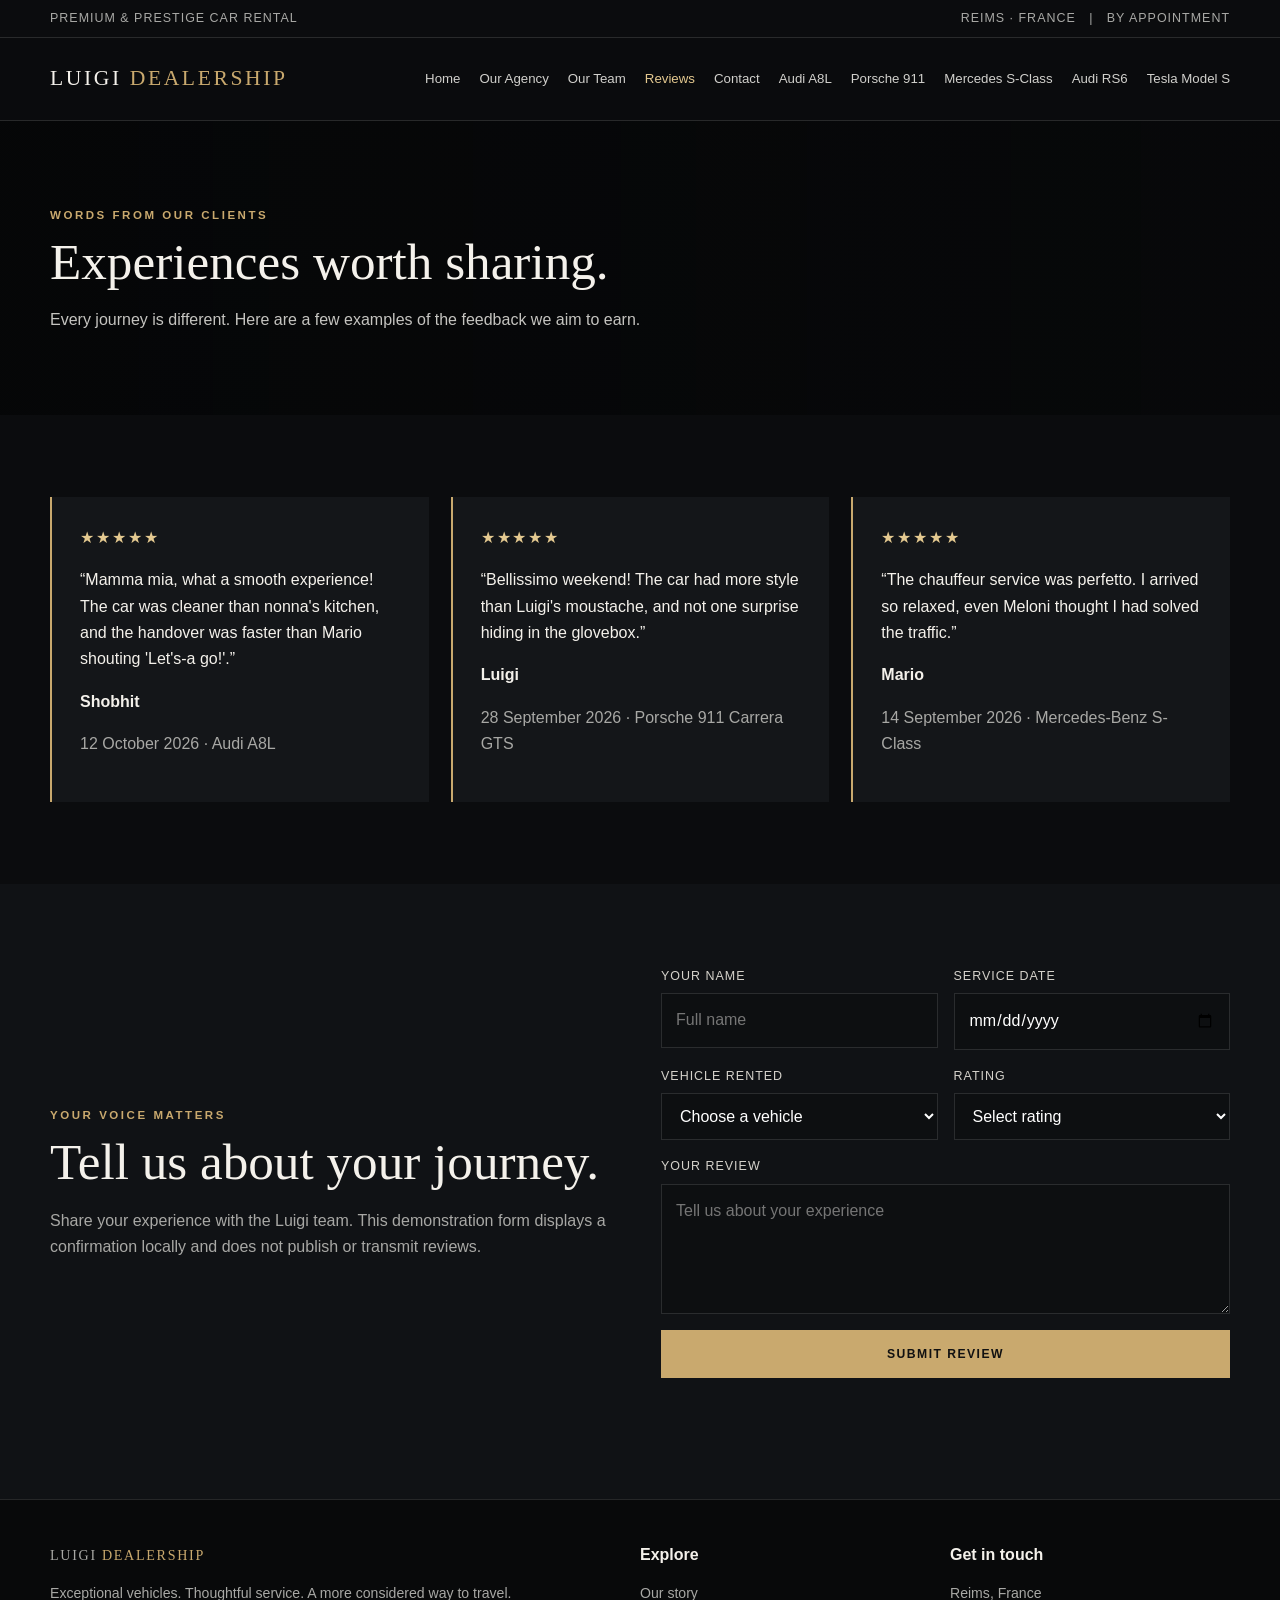
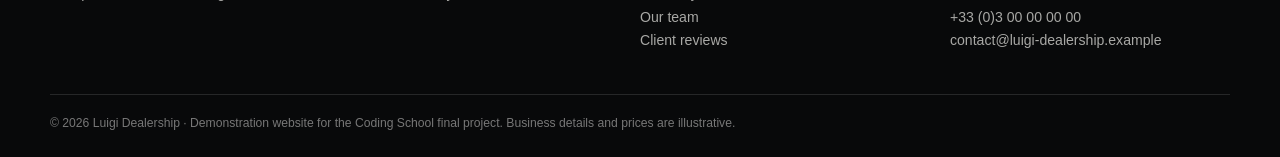
<file: avis.html>
<!doctype html>
<html lang="en">
  <head>
    <meta charset="UTF-8" />
    <meta name="viewport" content="width=device-width, initial-scale=1.0" />
    <meta
      name="description"
      content="Luigi Dealership premium and prestige car rental in Reims."
    />
    <title>Customer Reviews | Luigi Dealership</title>
    <link rel="stylesheet" href="style.css" />
    <script src="script.js" defer></script>
  </head>
  <body>
    <div class="topbar">
      <div class="container">
        <span>PREMIUM & PRESTIGE CAR RENTAL</span
        ><span>REIMS · FRANCE &nbsp; | &nbsp; BY APPOINTMENT</span>
      </div>
    </div>
    <header class="header">
      <div class="container navwrap">
        <a class="brand" href="index.html">LUIGI <span>DEALERSHIP</span></a
        ><button
          class="menu-toggle"
          aria-expanded="false"
          aria-label="Open navigation"
        >
          ☰ Menu
        </button>
        <nav class="nav">
          <a href="index.html" class="">Home</a
          ><a href="a-propos.html" class="">Our Agency</a
          ><a href="equipe.html" class="">Our Team</a
          ><a href="avis.html" class="active">Reviews</a
          ><a href="contact.html" class="">Contact</a
          ><a href="vehicule-audis.html" class="">Audi A8L</a
          ><a href="vehicule-porsche.html" class="">Porsche 911</a
          ><a href="vehicule-mercedes.html" class="">Mercedes S-Class</a
          ><a href="vehicule-audi.html" class="">Audi RS6</a
          ><a href="vehicule-tesla.html" class="">Tesla Model S</a>
        </nav>
      </div>
    </header>
    <main>
      <section class="page-hero">
        <div class="container">
          <div class="eyebrow">Words from our clients</div>
          <h1>Experiences worth sharing.</h1>
          <p>
            Every journey is different. Here are a few examples of the feedback
            we aim to earn.
          </p>
        </div>
      </section>
      <section class="section">
        <div class="container">
          <div class="grid three">
            <article class="quote">
              <div class="stars">★★★★★</div>
              <p>
                “Mamma mia, what a smooth experience! The car was cleaner than
                nonna's kitchen, and the handover was faster than Mario shouting
                'Let's-a go!'.”
              </p>
              <strong>Shobhit</strong>
              <p class="muted">12 October 2026 · Audi A8L</p>
            </article>
            <article class="quote">
              <div class="stars">★★★★★</div>
              <p>
                “Bellissimo weekend! The car had more style than Luigi's
                moustache, and not one surprise hiding in the glovebox.”
              </p>
              <strong>Luigi</strong>
              <p class="muted">28 September 2026 · Porsche 911 Carrera GTS</p>
            </article>
            <article class="quote">
              <div class="stars">★★★★★</div>
              <p>
                “The chauffeur service was perfetto. I arrived so relaxed, even
                Meloni thought I had solved the traffic.”
              </p>
              <strong>Mario</strong>
              <p class="muted">14 September 2026 · Mercedes-Benz S-Class</p>
            </article>
          </div>
        </div>
      </section>
      <section class="section alt">
        <div class="container split">
          <div>
            <div class="eyebrow">Your voice matters</div>
            <h2>Tell us about your journey.</h2>
            <p class="muted">
              Share your experience with the Luigi team. This demonstration form
              displays a confirmation locally and does not publish or transmit
              reviews.
            </p>
          </div>
          <form class="form" data-demo>
            <div class="field">
              <label>Your name</label><input required placeholder="Full name" />
            </div>
            <div class="field">
              <label>Service date</label><input type="date" required />
            </div>
            <div class="field">
              <label>Vehicle rented</label
              ><select required>
                <option value="">Choose a vehicle</option>
                <option>Audi A8L</option>
                <option>Porsche 911 Carrera GTS</option>
                <option>Mercedes-Benz S-Class</option>
                <option>Audi RS6 Avant</option>
                <option>Tesla Model S Plaid</option>
              </select>
            </div>
            <div class="field">
              <label>Rating</label
              ><select required>
                <option value="">Select rating</option>
                <option>5 - Excellent</option>
                <option>4 - Very good</option>
                <option>3 - Good</option>
                <option>2 - Fair</option>
                <option>1 - Poor</option>
              </select>
            </div>
            <div class="field full">
              <label>Your review</label
              ><textarea
                required
                placeholder="Tell us about your experience"
              ></textarea>
            </div>
            <div class="field full">
              <button class="btn primary" type="submit">Submit review</button>
              <p class="form-message muted" aria-live="polite"></p>
            </div>
          </form>
        </div>
      </section>
    </main>
    <footer class="footer">
      <div class="container">
        <div class="footer-grid">
          <div>
            <a class="brand" href="index.html">LUIGI <span>DEALERSHIP</span></a>
            <p>
              Exceptional vehicles. Thoughtful service. A more considered way to
              travel.
            </p>
          </div>
          <div>
            <strong>Explore</strong>
            <p>
              <a href="a-propos.html">Our story</a><br /><a href="equipe.html"
                >Our team</a
              ><br /><a href="avis.html">Client reviews</a>
            </p>
          </div>
          <div>
            <strong>Get in touch</strong>
            <p>
              Reims, France<br />+33 (0)3 00 00 00 00<br />contact@luigi-dealership.example
            </p>
          </div>
        </div>
        <div class="copyright">
          © 2026 Luigi Dealership · Demonstration website for the Coding School
          final project. Business details and prices are illustrative.
        </div>
      </div>
    </footer>
  </body>
</html>
</file>
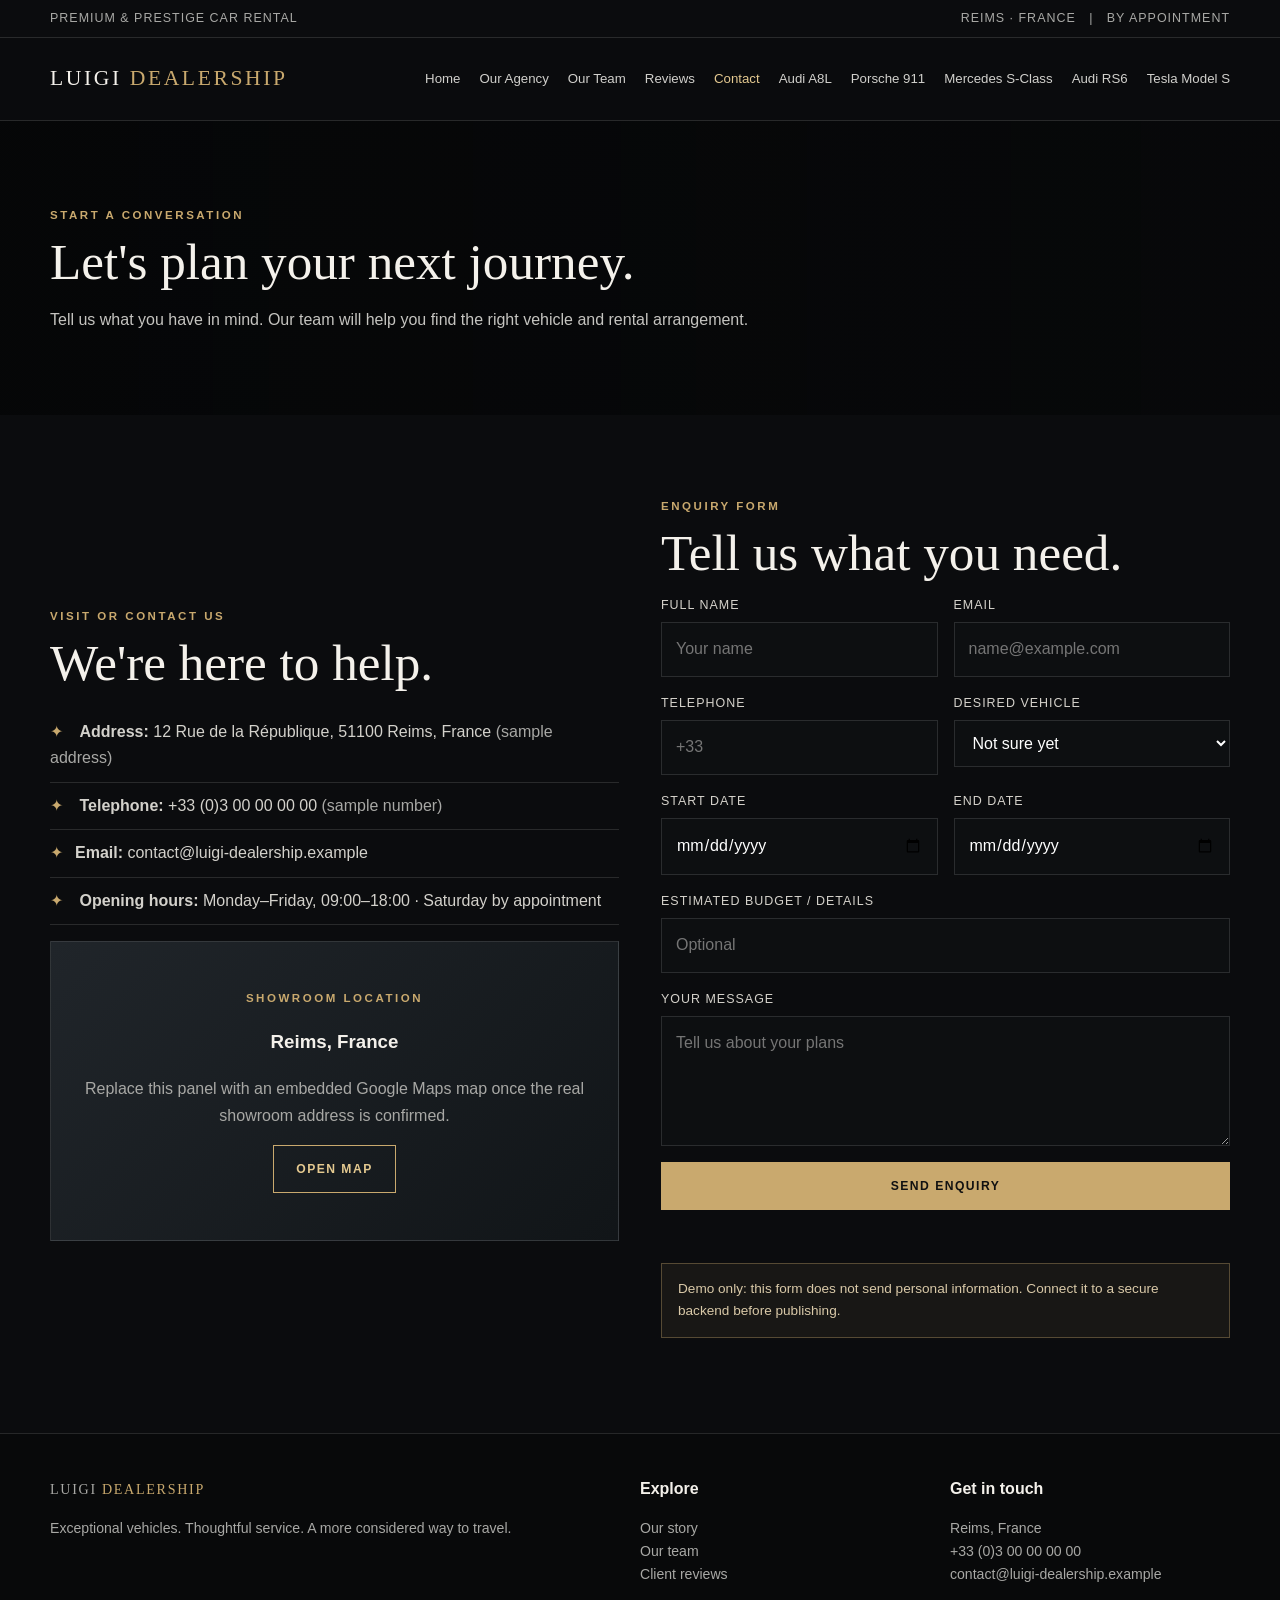
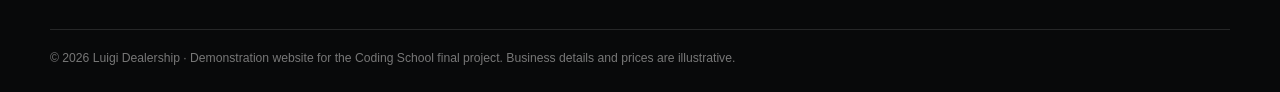
<file: contact.html>
<!doctype html>
<html lang="en">
  <head>
    <meta charset="UTF-8" />
    <meta name="viewport" content="width=device-width, initial-scale=1.0" />
    <meta
      name="description"
      content="Luigi Dealership premium and prestige car rental in Reims."
    />
    <title>Contact & Agency | Luigi Dealership</title>
    <link rel="stylesheet" href="style.css" />
    <script src="script.js" defer></script>
  </head>
  <body>
    <div class="topbar">
      <div class="container">
        <span>PREMIUM & PRESTIGE CAR RENTAL</span>
        <span>REIMS · FRANCE &nbsp; | &nbsp; BY APPOINTMENT</span>
      </div>
    </div>

    <header class="header">
      <div class="container navwrap">
        <a class="brand" href="index.html">LUIGI <span>DEALERSHIP</span></a>
        <button
          class="menu-toggle"
          aria-expanded="false"
          aria-label="Open navigation"
        >
          ☰ Menu
        </button>
        <nav class="nav">
          <a href="index.html" class="">Home</a>
          <a href="a-propos.html" class="">Our Agency</a>
          <a href="equipe.html" class="">Our Team</a>
          <a href="avis.html" class="">Reviews</a>
          <a href="contact.html" class="active">Contact</a>
          <a href="vehicule-audis.html" class="">Audi A8L</a>
          <a href="vehicule-porsche.html" class="">Porsche 911</a>
          <a href="vehicule-mercedes.html" class="">Mercedes S-Class</a>
          <a href="vehicule-audi.html" class="">Audi RS6</a>
          <a href="vehicule-tesla.html" class="">Tesla Model S</a>
        </nav>
      </div>
    </header>

    <main>
      <section class="page-hero">
        <div class="container">
          <div class="eyebrow">Start a conversation</div>
          <h1>Let's plan your next journey.</h1>
          <p>
            Tell us what you have in mind. Our team will help you find the right
            vehicle and rental arrangement.
          </p>
        </div>
      </section>

      <section class="section">
        <div class="container split">
          <div>
            <div class="eyebrow">Visit or contact us</div>
            <h2>We're here to help.</h2>
            <ul class="feature-list">
              <li>
                <strong>Address:</strong> 12 Rue de la République, 51100 Reims,
                France
                <span class="muted">(sample address)</span>
              </li>
              <li>
                <strong>Telephone:</strong> +33 (0)3 00 00 00 00
                <span class="muted">(sample number)</span>
              </li>
              <li><strong>Email:</strong> contact@luigi-dealership.example</li>
              <li>
                <strong>Opening hours:</strong> Monday–Friday, 09:00–18:00 ·
                Saturday by appointment
              </li>
            </ul>

            <div class="map-placeholder">
              <div>
                <div class="eyebrow">Showroom location</div>
                <h3>Reims, France</h3>
                <p class="muted">
                  Replace this panel with an embedded Google Maps map once the
                  real showroom address is confirmed.
                </p>
                <a
                  class="btn"
                  target="_blank"
                  rel="noopener"
                  href="https://www.google.com/maps/search/?api=1&query=Reims%2C+France"
                  >Open map</a
                >
              </div>
            </div>
          </div>

          <div>
            <div class="eyebrow">Enquiry form</div>
            <h2>Tell us what you need.</h2>
            <form class="form" data-demo>
              <div class="field">
                <label>Full name</label>
                <input required placeholder="Your name" />
              </div>
              <div class="field">
                <label>Email</label>
                <input type="email" required placeholder="name@example.com" />
              </div>
              <div class="field">
                <label>Telephone</label>
                <input type="tel" placeholder="+33" />
              </div>
              <div class="field">
                <label>Desired vehicle</label>
                <select>
                  <option>Not sure yet</option>
                  <option>Audi A8L</option>
                  <option>Porsche 911 Carrera GTS</option>
                  <option>Mercedes-Benz S-Class</option>
                  <option>Audi RS6 Avant</option>
                  <option>Tesla Model S Plaid</option>
                </select>
              </div>
              <div class="field">
                <label>Start date</label>
                <input type="date" />
              </div>
              <div class="field">
                <label>End date</label>
                <input type="date" />
              </div>
              <div class="field full">
                <label>Estimated budget / details</label>
                <input placeholder="Optional" />
              </div>
              <div class="field full">
                <label>Your message</label>
                <textarea
                  required
                  placeholder="Tell us about your plans"
                ></textarea>
              </div>
              <div class="field full">
                <button class="btn primary" type="submit">Send enquiry</button>
                <p class="form-message muted" aria-live="polite"></p>
              </div>
            </form>
            <p class="notice">
              Demo only: this form does not send personal information. Connect
              it to a secure backend before publishing.
            </p>
          </div>
        </div>
      </section>
    </main>

    <footer class="footer">
      <div class="container">
        <div class="footer-grid">
          <div>
            <a class="brand" href="index.html">LUIGI <span>DEALERSHIP</span></a>
            <p>
              Exceptional vehicles. Thoughtful service. A more considered way to
              travel.
            </p>
          </div>
          <div>
            <strong>Explore</strong>
            <p>
              <a href="a-propos.html">Our story</a><br />
              <a href="equipe.html">Our team</a><br />
              <a href="avis.html">Client reviews</a>
            </p>
          </div>
          <div>
            <strong>Get in touch</strong>
            <p>
              Reims, France<br />
              +33 (0)3 00 00 00 00<br />
              contact@luigi-dealership.example
            </p>
          </div>
        </div>
        <div class="copyright">
          © 2026 Luigi Dealership · Demonstration website for the Coding School
          final project. Business details and prices are illustrative.
        </div>
      </div>
    </footer>
  </body>
</html>
</file>
<file: style.css>
:root {
  --bg: #0b0c0e;
  --panel: #141619;
  --panel2: #1b1e22;
  --gold: #c9a96e;
  --gold2: #e4c990;
  --text: #f4f1eb;
  --muted: #a8a8a5;
  --line: rgba(255, 255, 255, 0.12);
  --max: 1180px;
}
* {
  box-sizing: border-box;
}
html {
  scroll-behavior: smooth;
}
body {
  margin: 0;
  background: var(--bg);
  color: var(--text);
  font-family: Inter, Arial, sans-serif;
  line-height: 1.65;
}
a {
  color: inherit;
  text-decoration: none;
}
img {
  max-width: 100%;
  display: block;
}
button,
input,
select,
textarea {
  font: inherit;
}
.container {
  width: min(var(--max), calc(100% - 40px));
  margin: auto;
}
.topbar {
  border-bottom: 1px solid var(--line);
  font-size: 0.78rem;
  color: var(--muted);
  letter-spacing: 0.08em;
}
.topbar .container {
  display: flex;
  justify-content: space-between;
  padding: 8px 0;
}
.header {
  position: sticky;
  top: 0;
  z-index: 10;
  background: rgba(11, 12, 14, 0.94);
  backdrop-filter: blur(14px);
  border-bottom: 1px solid var(--line);
}
.navwrap {
  display: flex;
  align-items: center;
  justify-content: space-between;
  min-height: 82px;
  gap: 24px;
}
.brand {
  font-family: Georgia, serif;
  font-size: 1.35rem;
  letter-spacing: 0.12em;
}
.brand span {
  color: var(--gold);
}
.nav {
  display: flex;
  gap: 19px;
  align-items: center;
  flex-wrap: wrap;
}
.nav a {
  font-size: 0.83rem;
  color: #d1d0cc;
  transition: 0.2s;
}
.nav a:hover,
.nav a.active {
  color: var(--gold2);
}
.menu-toggle {
  display: none;
  background: none;
  color: white;
  border: 1px solid var(--line);
  padding: 8px 12px;
}
.eyebrow {
  color: var(--gold);
  text-transform: uppercase;
  letter-spacing: 0.22em;
  font-size: 0.72rem;
  font-weight: 700;
}
.hero {
  min-height: 590px;
  display: flex;
  align-items: center;
  background:
    linear-gradient(90deg, rgba(5, 6, 7, 0.92), rgba(5, 6, 7, 0.45)),
    url("https://images.unsplash.com/photo-1503376780353-7e6692767b70?auto=format&fit=crop&w=2000&q=85")
      center/cover;
}
.hero-content {
  max-width: 650px;
  padding: 90px 0;
}
.hero h1 {
  font:
    clamp(2.8rem, 6vw, 5.4rem) / 1.05 Georgia,
    serif;
  margin: 16px 0 22px;
}
.hero p,
.lead {
  color: #c6c5c1;
  font-size: 1.08rem;
  max-width: 650px;
}
.btn {
  display: inline-flex;
  align-items: center;
  justify-content: center;
  padding: 13px 22px;
  border: 1px solid var(--gold);
  color: var(--gold2);
  text-transform: uppercase;
  letter-spacing: 0.12em;
  font-size: 0.76rem;
  font-weight: 700;
  transition: 0.25s;
  cursor: pointer;
  background: transparent;
}
.btn:hover {
  background: var(--gold);
  color: #111;
  transform: translateY(-2px);
  box-shadow: 0 8px 24px rgba(201, 169, 110, 0.18);
}
.btn.primary {
  background: var(--gold);
  color: #111;
}
.btn.primary:hover {
  background: var(--gold2);
}
.btn-row {
  display: flex;
  gap: 12px;
  flex-wrap: wrap;
  margin-top: 28px;
}
.section {
  padding: 82px 0;
}
.section.alt {
  background: #101215;
}
.section-head {
  display: flex;
  justify-content: space-between;
  align-items: end;
  gap: 20px;
  margin-bottom: 32px;
}
.section h2,
.page-hero h1 {
  font:
    clamp(2rem, 4vw, 3.2rem) / 1.15 Georgia,
    serif;
  margin: 8px 0 12px;
}
.section-intro {
  color: var(--muted);
  max-width: 620px;
}
.grid {
  display: grid;
  gap: 22px;
}
.grid.three {
  grid-template-columns: repeat(3, 1fr);
}
.grid.two {
  grid-template-columns: repeat(2, 1fr);
}
.card {
  background: var(--panel);
  border: 1px solid var(--line);
  overflow: hidden;
}
.card img {
  width: 100%;
  height: 225px;
  object-fit: cover;
  transition: transform 0.5s;
}
.card:hover img {
  transform: scale(1.035);
}
.card-body {
  padding: 23px;
}
.card h3 {
  font:
    1.5rem Georgia,
    serif;
  margin: 0 0 8px;
}
.muted {
  color: var(--muted);
}
.price {
  color: var(--gold2);
  font-weight: 700;
  font-size: 1.05rem;
}
.tag {
  display: inline-block;
  color: var(--gold);
  border: 1px solid rgba(201, 169, 110, 0.35);
  padding: 4px 9px;
  font-size: 0.68rem;
  text-transform: uppercase;
  letter-spacing: 0.1em;
}
.page-hero {
  padding: 85px 0 65px;
  background:
    linear-gradient(90deg, rgba(5, 6, 7, 0.92), rgba(5, 6, 7, 0.65)),
    url("https://images.unsplash.com/photo-1492144534655-ae79c964c9d7?auto=format&fit=crop&w=1800&q=85")
      center/cover;
}
.page-hero p {
  color: #c5c4c0;
  max-width: 700px;
}
.split {
  display: grid;
  grid-template-columns: 1fr 1fr;
  gap: 42px;
  align-items: center;
}
.split img {
  width: 100%;
  min-height: 340px;
  object-fit: cover;
}
.feature-list {
  padding: 0;
  list-style: none;
}
.feature-list li {
  padding: 10px 0;
  border-bottom: 1px solid var(--line);
  color: #d3d1cb;
}
.feature-list li:before {
  content: "✦";
  color: var(--gold);
  margin-right: 12px;
}
.stats {
  display: grid;
  grid-template-columns: repeat(3, 1fr);
  gap: 16px;
  margin-top: 30px;
}
.stat {
  padding: 24px;
  background: var(--panel);
  border: 1px solid var(--line);
}
.stat strong {
  display: block;
  font:
    2.1rem Georgia,
    serif;
  color: var(--gold2);
}
.stat span {
  font-size: 0.8rem;
  color: var(--muted);
  text-transform: uppercase;
  letter-spacing: 0.1em;
}
.table-wrap {
  overflow-x: auto;
  border: 1px solid var(--line);
}
table {
  width: 100%;
  border-collapse: collapse;
  min-width: 520px;
}
th,
td {
  text-align: left;
  padding: 14px 16px;
  border-bottom: 1px solid var(--line);
}
th {
  background: var(--panel2);
  color: var(--gold2);
  font-size: 0.78rem;
  text-transform: uppercase;
  letter-spacing: 0.08em;
}
td {
  color: #d2d0ca;
}
tr:last-child td {
  border-bottom: 0;
}
.form {
  display: grid;
  grid-template-columns: 1fr 1fr;
  gap: 16px;
}
.field {
  display: flex;
  flex-direction: column;
  gap: 7px;
}
.field.full {
  grid-column: 1/-1;
}
.field label {
  font-size: 0.78rem;
  color: #d5d2cb;
  text-transform: uppercase;
  letter-spacing: 0.08em;
}
.field input,
.field select,
.field textarea {
  width: 100%;
  background: #0d0f11;
  color: white;
  border: 1px solid var(--line);
  padding: 13px 14px;
  outline: none;
}
.field input:focus,
.field select:focus,
.field textarea:focus {
  border-color: var(--gold);
}
.field textarea {
  min-height: 130px;
  resize: vertical;
}
.notice {
  padding: 14px 16px;
  border: 1px solid rgba(201, 169, 110, 0.35);
  color: #d9c9a8;
  background: rgba(201, 169, 110, 0.07);
  font-size: 0.85rem;
}
.faq details {
  border-bottom: 1px solid var(--line);
  padding: 18px 0;
}
.faq summary {
  cursor: pointer;
  color: #eee;
  font-weight: 600;
}
.faq details p {
  color: var(--muted);
  margin-bottom: 0;
}
.quote {
  padding: 28px;
  background: var(--panel);
  border-left: 2px solid var(--gold);
}
.stars {
  color: var(--gold2);
  letter-spacing: 0.12em;
}
.profile {
  border: 1px solid var(--line);
  background: var(--panel);
  padding: 28px;
  text-align: center;
}
.profile img {
  width: 124px;
  height: 124px;
  border-radius: 50%;
  object-fit: cover;
  margin: 0 auto 18px;
  border: 2px solid var(--gold);
}
.profile h3 {
  font:
    1.4rem Georgia,
    serif;
  margin: 0;
}
.profile .role {
  color: var(--gold);
  font-size: 0.75rem;
  text-transform: uppercase;
  letter-spacing: 0.12em;
}
.vehicle-hero {
  display: grid;
  grid-template-columns: 1.1fr 0.9fr;
  gap: 36px;
  align-items: center;
}
.vehicle-hero img {
  width: 100%;
  height: 420px;
  object-fit: cover;
}
.footer {
  border-top: 1px solid var(--line);
  padding: 42px 0 24px;
  background: #08090a;
}
.footer-grid {
  display: grid;
  grid-template-columns: 2fr 1fr 1fr;
  gap: 30px;
}
.footer p,
.footer a {
  color: var(--muted);
  font-size: 0.88rem;
}
.footer a:hover {
  color: var(--gold);
}
.copyright {
  border-top: 1px solid var(--line);
  margin-top: 28px;
  padding-top: 18px;
  color: #777;
  font-size: 0.76rem;
}
.map-placeholder {
  min-height: 300px;
  display: grid;
  place-items: center;
  background: linear-gradient(135deg, #20252a, #111518);
  border: 1px solid var(--line);
  text-align: center;
  padding: 30px;
}
.media-placeholder {
  padding: 55px 25px;
  text-align: center;
  background: var(--panel);
  border: 1px dashed rgba(201, 169, 110, 0.5);
}
.mobile-only {
  display: none;
}
@media (max-width: 900px) {
  .nav {
    gap: 11px;
  }
  .nav a {
    font-size: 0.75rem;
  }
  .grid.three {
    grid-template-columns: repeat(2, 1fr);
  }
  .vehicle-hero {
    grid-template-columns: 1fr;
  }
  .vehicle-hero img {
    height: 340px;
  }
}
@media (max-width: 700px) {
  .topbar {
    display: none;
  }
  .navwrap {
    min-height: 70px;
  }
  .menu-toggle {
    display: block;
  }
  .nav {
    display: none;
    position: absolute;
    top: 70px;
    left: 0;
    right: 0;
    background: #0b0c0e;
    padding: 20px;
    border-bottom: 1px solid var(--line);
    flex-direction: column;
    align-items: flex-start;
  }
  .nav.open {
    display: flex;
  }
  .hero {
    min-height: 520px;
  }
  .hero-content {
    padding: 70px 0;
  }
  .section {
    padding: 60px 0;
  }
  .grid.three,
  .grid.two,
  .split,
  .footer-grid {
    grid-template-columns: 1fr;
  }
  .section-head {
    display: block;
  }
  .stats {
    grid-template-columns: 1fr;
  }
  .form {
    grid-template-columns: 1fr;
  }
  .field.full {
    grid-column: auto;
  }
  .page-hero {
    padding: 65px 0 50px;
  }
}
</file>
